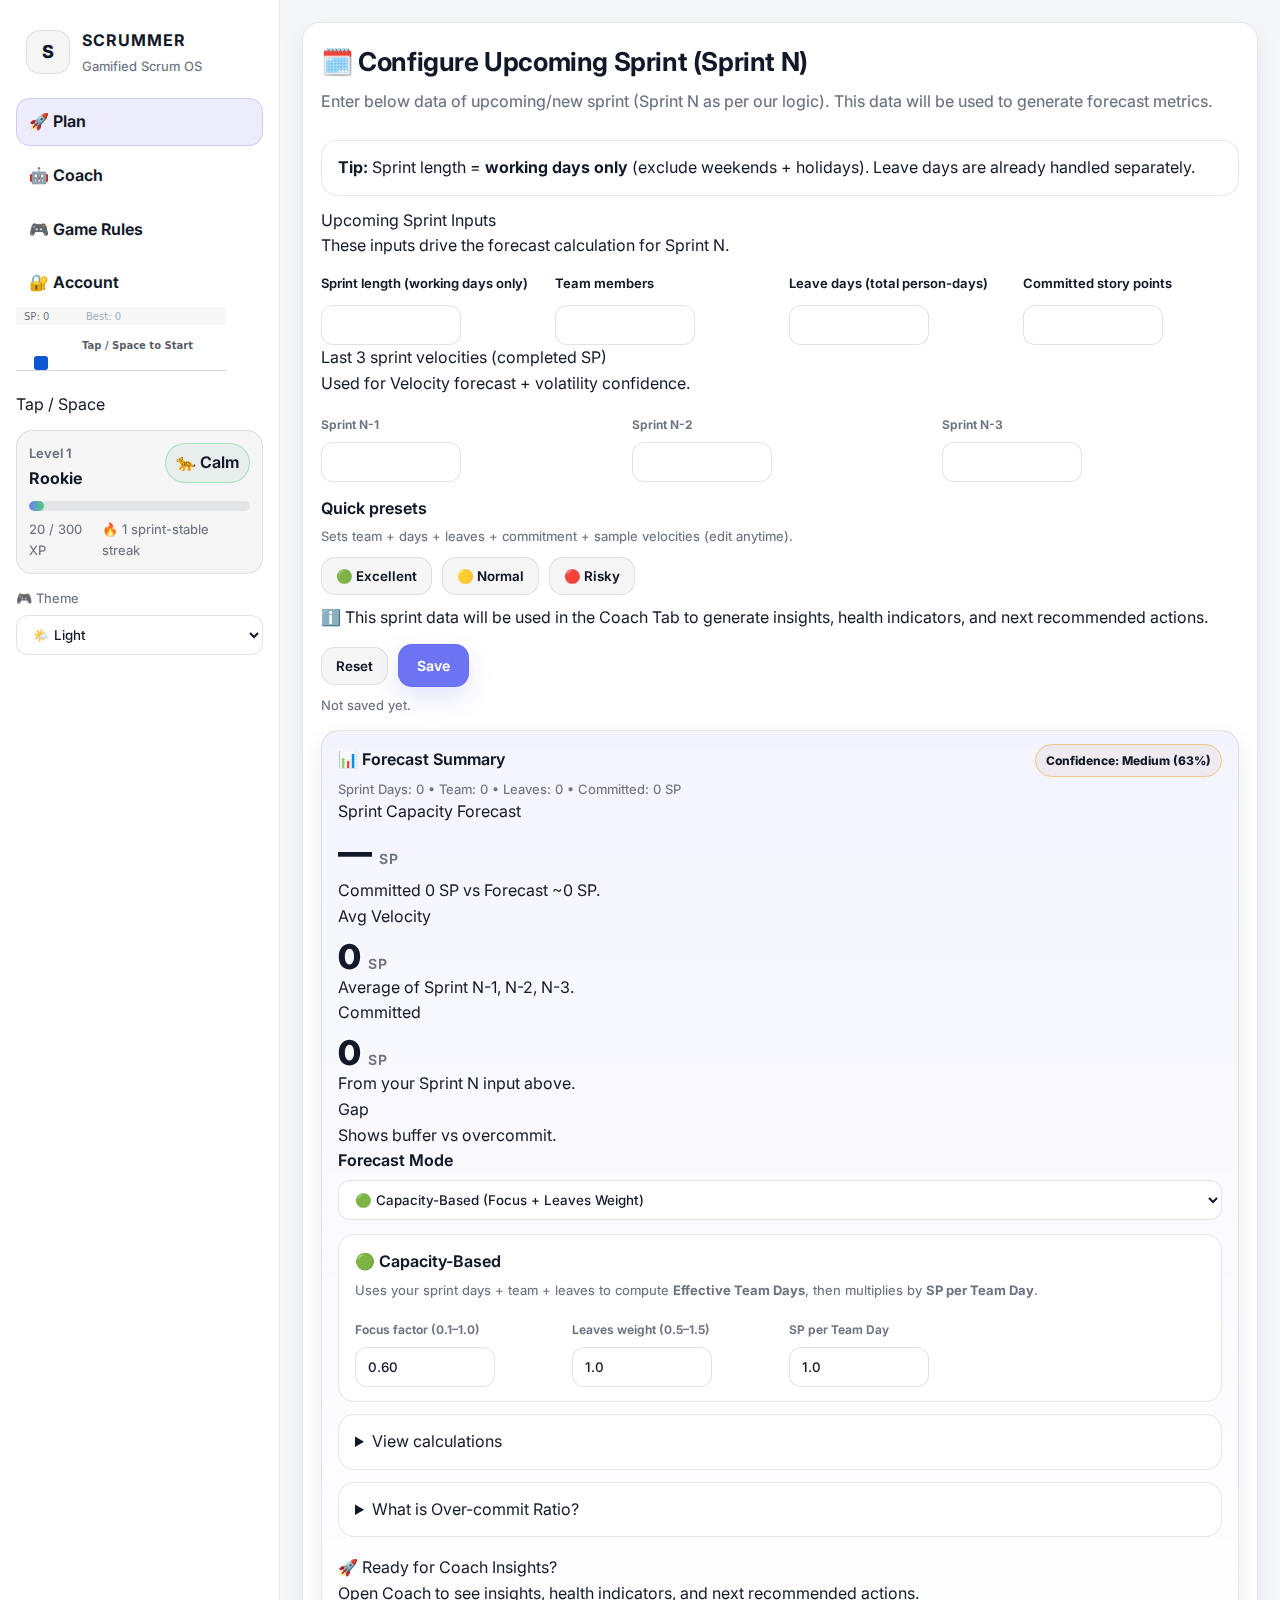
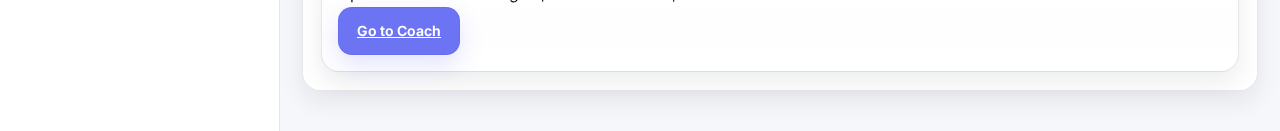
<file: index.html>
<!DOCTYPE html>
<html data-theme="light" lang="en">
<head>
<meta charset="utf-8" />
<meta content="width=device-width,initial-scale=1" name="viewport" />
<title>Scrummer — Plan</title>

<link href="css/style.css?v=11" rel="stylesheet" />
<link href="css/style.css?v=13" rel="stylesheet" />
<link href="https://fonts.googleapis.com/css2?family=Inter:wght@400;500;600;700&display=swap" rel="stylesheet"/>

<style>
.planWrap{ max-width: 980px; }

.splitHeader{
display:flex;
justify-content:space-between;
align-items:flex-end;
gap:12px;
flex-wrap:wrap;
margin-bottom: 10px;
}

.forecastCard{
margin-top: 14px;
border: 1px solid var(--border);
border-radius: var(--radius);
background:
linear-gradient(180deg, color-mix(in oklab, var(--accent) 7%, transparent), transparent),
var(--bg-panel);
padding: 16px;
box-shadow: var(--shadow-soft);
}

.forecastTop{
display:flex;
justify-content:space-between;
align-items:flex-start;
gap:12px;
flex-wrap:wrap;
}

.forecastNumber{
font-size: 34px;
font-weight: 850;
letter-spacing: -0.6px;
line-height: 1.1;
display:flex;
align-items:baseline;
gap:8px;
flex-wrap:wrap;
}
.forecastNumber .unit{
font-size: 14px;
font-weight: 650;
color: var(--text-muted);
letter-spacing: 0.1px;
}

.metaLine{
display:flex;
gap:10px;
flex-wrap:wrap;
align-items:center;
margin-top: 10px;
color: var(--text-muted);
font-weight: 500;
}

.deltaPill{
padding: 6px 10px;
border-radius: 999px;
border: 1px solid var(--border);
background: var(--bg-soft);
overflow-wrap: anywhere;
font-weight: 750;
font-size: 12px;

/* Allow long pill text (e.g., Over-commit ratio) to wrap instead of clipping */
white-space: normal;
overflow-wrap: anywhere;
word-break: break-word;
max-width: 100%;
display: inline-block;
}
.deltaPill.good{
border-color: rgba(34,197,94,.45);
background: color-mix(in oklab, var(--bg-soft) 65%, rgba(34,197,94,.10));
}
.deltaPill.bad{
border-color: rgba(239,68,68,.55);
background: color-mix(in oklab, var(--bg-soft) 65%, rgba(239,68,68,.12));
}

.warnCard{
border-left: 4px solid rgba(239,68,68,.55);
display:none;
margin-top: 12px;
}

.formulaBlock{
margin-top: 14px;
}

.helperRow{
display:flex;
gap:14px;
flex-wrap:wrap;
align-items:flex-start;
margin-top: 10px;
}
.helperRow .info-banner{ flex: 1; min-width: 260px; }


/* --- HOTFIX: Gap pills should wrap within the tile --- */
.deltaRow{
display:flex;
flex-wrap:wrap;
gap:8px;
align-items:flex-start;
}
#forecast_overcommit, #overcommitPill{
max-width: 100%;
white-space: normal !important;
overflow-wrap: anywhere !important;
word-break: break-word;
}

</style>
</head>

<body data-page="plan">
<div class="appShell">

<aside class="sideNav">
<div class="sideBrand">
<div class="brandMark"><span>S</span></div>
<div>
<div class="brandName">SCRUMMER</div>
<div class="brandTag">Gamified Scrum OS</div>
</div>
</div>

<nav class="nav">
<a class="navlink active" href="index.html">🚀 Plan</a>
<a class="navlink" href="coach.html">🤖 Coach</a>
<a class="navlink" href="Gamerules.html">🎮 Game Rules</a>
<a class="navlink" href="accounts.html">🔐 Account</a>
</nav>

<!-- 🎮 Mini Runner Game -->
<div class="mini-game-container">
<canvas id="gameCanvas" width="210" height="78"></canvas>
<div class="game-hint">Tap / Space</div>
</div>

<div class="xpWidget">
<div class="xpTop">
<div>
<div class="lvl" id="xpLevel">Level 1</div>
<div class="title" id="xpTitle">Rookie</div>
</div>
<div id="moodBadge">🐆 Calm</div>
</div>
<div class="xpBar"><div class="xpFill" id="xpFill"></div></div>
<div class="xpMeta">
<span id="xpText">0 / 300 XP</span>
<span id="streakText">🧊 streak reset</span>
</div>
</div>

<div style="margin-top:14px;">
<div class="mutedText" style="margin-bottom:6px;">🎮 Theme</div>
<div class="inputWrap">
<select class="fun-input" id="themeSelect">
<option value="light">🌤️ Light</option>
<option value="mint">🍃 Mint Arcade</option>
<option value="neon">⚡ Neon Arena</option>
<option value="retro">🎲 Retro Arcade</option>
</select>
</div>
</div>
</aside>

<main class="main">
<div class="planWrap">

<section class="sectionCard">
<div class="splitHeader">
<div>
<h1 class="sectionTitle">🗓️ Configure Upcoming Sprint (Sprint N)</h1>
<p class="sectionSub">Enter below data of upcoming/new sprint (Sprint N as per our logic). This data will be used to generate forecast metrics.</p>
</div>
</div>

<div class="info-banner">
<strong>Tip:</strong> Sprint length = <b>working days only</b> (exclude weekends + holidays). Leave days are already handled separately.
</div>

<div style="margin-top:12px;">
<!-- Combined input box with inset divider (doesn't touch the outer border) -->
<div class="inputComboCard twoCol">
<!-- Section 1: Upcoming Sprint -->
<div class="inputSection">
<div class="miniHeader">
<div class="miniTitle">Upcoming Sprint Inputs</div>
<div class="miniSub">These inputs drive the forecast calculation for Sprint N.</div>
</div>
<div class="fieldGrid fieldGrid-even fieldStack">
<div>
<div class="kvKey">Sprint length (working days only)</div>
<div class="inputWrap">
<input class="fun-input numSm" id="setup_sprintDays" type="number" min="0" max="999" step="1" inputmode="numeric" />
</div>
</div>

<div>
<div class="kvKey">Team members</div>
<div class="inputWrap">
<input class="fun-input numSm" id="setup_teamMembers" type="number" min="0" max="999" step="1" inputmode="numeric" />
</div>
</div>

<div>
<div class="kvKey">Leave days (total person-days)</div>
<div class="inputWrap">
<input class="fun-input numSm" id="setup_leaveDays" type="number" min="0" max="999" step="1" inputmode="numeric" />
</div>
</div>

<div>
<div class="kvKey">Committed story points</div>
<div class="inputWrap">
<input class="fun-input numSm" id="setup_committedSP" type="number" min="0" max="999" step="1" inputmode="numeric" />
</div>
</div>
</div>
</div>

<div class="verticalDivider" aria-hidden="true"></div>

<!-- Section 2: Past 3 sprints velocities -->
<div class="inputSection">
<div class="miniHeader">
<div class="miniTitle">Last 3 sprint velocities (completed SP)</div>
<div class="miniSub">Used for Velocity forecast + volatility confidence.</div>
</div>
<div class="velocityRow velStack" style="margin-top:10px;">
<div class="velItem">
<div class="velLabel">Sprint N-1</div>
<div class="inputWrap">
<input class="fun-input numSm" id="setup_v1" type="number" min="0" max="999" step="1" inputmode="numeric" />
</div>
</div>
<div class="velItem">
<div class="velLabel">Sprint N-2</div>
<div class="inputWrap">
<input class="fun-input numSm" id="setup_v2" type="number" min="0" max="999" step="1" inputmode="numeric" />
</div>
</div>
<div class="velItem">
<div class="velLabel">Sprint N-3</div>
<div class="inputWrap">
<input class="fun-input numSm" id="setup_v3" type="number" min="0" max="999" step="1" inputmode="numeric" />
</div>
</div>
</div>
</div>
</div>

<!-- Presets -->
<div style="margin-top:14px;">
<div class="kvKey" style="margin-bottom:6px;">Quick presets</div>
<div class="mutedText" style="margin-top:-2px;">Sets team + days + leaves + commitment + sample velocities (edit anytime).</div>
<div class="btnRow" style="margin-top:10px;">
<button class="btnGhost" id="setup_presetExcellent" type="button">🟢 Excellent</button>
<button class="btnGhost" id="setup_presetNormal" type="button">🟡 Normal</button>
<button class="btnGhost" id="setup_presetRisky" type="button">🔴 Risky</button>
</div>
</div>

<!-- Save button under presets -->
  <div class="coachNote" role="note" style="margin-top:10px;">
<span class="coachNoteIcon">ℹ️</span>
<span>This sprint data will be used in the Coach Tab to generate insights, health indicators, and next recommended actions.</span>
</div>
<div style="margin-top:14px;">
<div class="btnRow btnRow-right">
<button class="btnGhost" id="setup_resetBtn" type="button">Reset</button>
<button class="btnStage btnStage-next" id="setup_saveBtn" type="button">Save</button>
</div>
<div class="mutedText" id="setup_saveStatus" style="margin-top:8px;">Not saved yet.</div>


</div>

<div class="info-banner" id="setup_toast" style="display:none; margin-top:14px; border-left:4px solid color-mix(in oklab, var(--accent) 55%, transparent);">
—
</div>

<!-- ================= FORECAST ================= -->
<div class="forecastCard" id="forecastCard">
<div class="forecastTop">
<div>
<div class="kvKey">📊 Forecast Summary</div>
<div class="mutedText" id="forecast_setupSummary" style="margin-top:6px;">—</div>
</div>

<div class="rightPills">
<span class="badge" id="confidenceBadge">Confidence: —</span>
<span class="deltaPill" id="overcommitPill" style="display:none;">—</span>
</div>
</div>

<!-- Result tiles (data first) -->
<div class="forecastGrid">

<div class="forecastTile">
<div class="tileLabel">Sprint Capacity Forecast</div>
<div class="forecastNumber neonFx" style="margin-top:8px;">
<span id="capacityForecastMirror" class="forecastValue">—</span>
<span class="unit">SP</span>
</div>
<div class="tileSub" id="forecast_detailLine" style="margin-top:8px;">—</div>
</div>


<div class="forecastTile">
<div class="tileLabel">Avg Velocity</div>
<div class="forecastNumber neonFx" style="margin-top:8px;">
<span id="avgVelocityMirror">—</span> 
<span class="unit">SP</span>
</div>
<div class="tileSub">Average of Sprint N-1, N-2, N-3.</div>
</div>

<div class="forecastTile">
<div class="tileLabel">Committed</div>
<div class="forecastNumber neonFx" style="margin-top:8px;">
<span id="committedMirror">—</span> <span class="unit">SP</span></div>
<div class="tileSub">From your Sprint N input above.</div>
</div>

<div class="forecastTile">
<div class="tileLabel">Gap</div>
<div class="deltaRow">
<span id="forecast_delta" class="deltaPill" style="display:none;">—</span>
<span id="forecast_overcommit" class="deltaPill deltaPill--wrap" style="display:none;">—</span></div>
<div class="tileSub">Shows buffer vs overcommit.</div>
</div>

</div>



<!-- Forecast settings (kept, but visually secondary) -->
<div class="calcWrap">
<div class="calcHead">
<div class="kvKey">Forecast Mode</div>
<div class="inputWrap" style="min-width:260px;">
<select class="fun-input" id="forecast_forecastMode">
<option value="velocity">🔵 Velocity-Based (Avg of last 3)</option>
<option selected value="capacity">🟢 Capacity-Based (Focus + Leaves Weight)</option>
</select>
</div>
</div>

<!---- <div class="info-banner" id="forecast_formulaVelocity" style="display:none; margin-top:12px;">
<div class="kvKey">📘 Velocity Formula</div>
<div class="mutedText" style="margin-top:6px;">(Sprint N-1 + Sprint N-2 + Sprint N-3) / 3</div>
</div> --->

<!-- Velocity Mode -->
<div class="info-banner" id="forecast_velocityBox" style="margin-top:14px; display:none;">
<div class="kvKey">🔵 Velocity-Based</div>
<div class="mutedText" style="margin-top:6px;">Formula: (N-1 + N-2 + N-3) / 3</div>

<div class="toggleRow" style="margin-top:10px;">
<input id="forecast_velOverride" type="checkbox" />
<label for="forecast_velOverride">Override velocities (otherwise uses setup)</label>
</div>

<div class="velocityRow" style="margin-top:10px;">
<div class="velItem">
<div class="velLabel">Sprint N-1</div>
<div class="inputWrap">
<input class="fun-input numSm" id="forecast_velN1" type="number" min="0" max="999" step="1" inputmode="numeric" disabled />
</div>
</div>
<div class="velItem">
<div class="velLabel">Sprint N-2</div>
<div class="inputWrap">
<input class="fun-input numSm" id="forecast_velN2" type="number" min="0" max="999" step="1" inputmode="numeric" disabled />
</div>
</div>
<div class="velItem">
<div class="velLabel">Sprint N-3</div>
<div class="inputWrap">
<input class="fun-input numSm" id="forecast_velN3" type="number" min="0" max="999" step="1" inputmode="numeric" disabled />
</div>
</div>
</div>
</div>

<!-- Capacity Mode -->
<div class="info-banner" id="forecast_capacityBox" style="margin-top:14px;">
<div class="kvKey">🟢 Capacity-Based</div>
<div class="mutedText" style="margin-top:6px;">
Uses your sprint days + team + leaves to compute <b>Effective Team Days</b>, then multiplies by <b>SP per Team Day</b>.
</div>

<div class="fieldGrid fieldGrid-even" style="margin-top:10px;">
<div>
<div class="velLabel">Focus factor (0.1–1.0)</div>
<div class="inputWrap">
<input class="fun-input numSm" id="forecast_focusFactor" type="number" min="0.1" max="1" step="0.05" inputmode="decimal" value="0.60" />
</div>
</div>

<div>
<div class="velLabel">Leaves weight (0.5–1.5)</div>
<div class="inputWrap">
<input class="fun-input numSm" id="forecast_leaveWeight" type="number" min="0.5" max="1.5" step="0.1" inputmode="decimal" value="1.0" />
</div>
</div>

<div>
<div class="velLabel">SP per Team Day</div>
<div class="inputWrap">
<input class="fun-input numSm" id="forecast_spPerDay" type="number" min="0" max="999" step="0.1" inputmode="decimal" value="1.0" />
</div>
</div>
</div>

</div>

<!-- Calculations (kept outside tiles like "What is Over-commit Ratio?") -->
<details class="info-banner" style="margin-top:12px;">
<summary>View calculations</summary>
<div class="calcBody">
<div id="forecast_formulaActual">—</div>
<div class="mutedText" id="capacity_liveValues" style="margin-top:10px;">—</div>
</div>
</details>

<!-- Calculations  of  "What is Over-commit Ratio?") -->
<details class="info-banner" style="margin-top:12px;">
<summary>What is Over-commit Ratio?</summary>
<div class="calcBody">
<b>Over-commit Ratio = Committed SP ÷ Forecast SP</b><br/>
If ratio &gt; 1 → you're committing more than forecast (risk). If &lt; 1 → buffer.
</div>
</details>

<div class="info-banner warnCard" id="forecast_warnBox">
<div class="kvKey">⚠ Fix inputs</div>
<div id="forecast_warnText" class="mutedText" style="margin-top:6px;"></div>
</div>

<div class="bottomCTA" style="margin-top:18px;">
<div>
<div class="miniTitle">🚀 Ready for Coach Insights?</div>
<div class="miniSub">Open Coach to see insights, health indicators, and next recommended actions.</div>
</div>
<a class="btnStage btnStage-next" href="coach.html">Go to Coach</a>
</div>
</div>
</div>
<!-- /forecast -->
</div>
</section>

</div>
</main>
</div>

<script src="js/theme.js"></script>
<script src="js/xp.js"></script>
<script src="js/plan.js"></script>
<script src="js/minigame.js"></script>
</body>
</html>
</file>
<file: css/style.css>
/* =========================================================
   SCRUMMER — style.css (FULL, UPDATED v11)
   Adds:
   - Neon electric glow ⚡
   - Retro pixelated focus 🎲
   - XP sparkle burst on Save 😄
   - Neon crackle behind forecast number + optional digit glow
   ========================================================= */

/* =======================
   BASE TOKENS (LIGHT)
   ======================= */
:root{
  --font-ui: "Inter", system-ui, -apple-system, Segoe UI, Roboto, Helvetica, Arial, sans-serif;

  --bg-app: #f6f7fb;
  --bg-panel: #ffffff;
  --bg-soft: rgba(17,24,39,0.04);

  --text-main: #111827;
  --text-muted: #6b7280;
  --text-soft: #94a3b8;

  --border: rgba(17,24,39,0.10);
  --border-strong: rgba(17,24,39,0.14);

  --shadow: 0 16px 40px rgba(17,24,39,0.10);
  --shadow-soft: 0 10px 24px rgba(17,24,39,0.08);

  --radius: 18px;

  --accent: #6366f1;
  --accent-2: #22c55e;

  --input-bg: #ffffff;
  --input-border: rgba(17,24,39,0.12);
  --input-focus: rgba(99,102,241,0.25);

  /* FX helpers */
  --glow-strong: 0 0 18px color-mix(in oklab, var(--accent) 35%, transparent);
  --glow-soft: 0 0 10px color-mix(in oklab, var(--accent) 22%, transparent);
  --pixel-shadow: 2px 2px 0 rgba(0,0,0,0.35);
}

/* =======================
   RESET / BASE
   ======================= */
*{ box-sizing:border-box; }
html, body{ height:100%; }

body,
button, input, textarea, select{
  font-family: var(--font-ui) !important;
}

body{
  margin:0;
  color: var(--text-main);
  background: var(--bg-app);
  line-height: 1.6;
  -webkit-font-smoothing: antialiased;
  -moz-osx-font-smoothing: grayscale;
}

.sectionTitle{
  font-size: 26px;
  font-weight: 700;
  letter-spacing: -0.4px;
  margin: 0;
}
.sectionSub{
  margin-top: 6px;
  color: var(--text-muted);
  font-weight: 450;
}

.kvKey{
  font-weight: 650;
  color: var(--text-main);
  margin-bottom: 6px;
}
.mutedText{
  font-size: 13px;
  font-weight: 450;
  color: var(--text-muted);
}

/* =======================
   LAYOUT
   ======================= */
.appShell{
  display:grid;
  grid-template-columns: 280px 1fr;
  min-height: 100vh;
}
@media (max-width: 980px){
  .appShell{ grid-template-columns: 1fr; }
  .sideNav{ position: sticky; top:0; z-index: 10; }
}

.sideNav{
  padding: 18px 16px;
  border-right: 1px solid var(--border);
  background: var(--bg-panel);
}
.main{ padding: 22px 22px 40px; }

.sectionCard{
  background: var(--bg-panel);
  border: 1px solid var(--border);
  border-radius: var(--radius);
  padding: 18px;
  box-shadow: var(--shadow-soft);
}

/* =======================
   SIDEBAR BRAND / NAV
   ======================= */
.sideBrand{
  display:flex;
  gap: 12px;
  align-items:center;
  padding: 10px 10px 16px;
}
.brandMark{
  width: 44px;
  height: 44px;
  border-radius: 14px;
  display:grid;
  place-items:center;
  background: var(--bg-soft);
  border: 1px solid var(--border);
  font-size: 18px;
  font-weight: 800;
}
.brandName{
  font-weight: 700;
  letter-spacing: 0.06em;
}
.brandTag{
  color: var(--text-muted);
  font-weight: 450;
  font-size: 13px;
  margin-top: 2px;
}

.nav{
  display:flex;
  flex-direction:column;
  gap: 6px;
  margin-top: 6px;
}
.navlink{
  padding: 10px 12px;
  border-radius: 14px;
  border: 1px solid transparent;
  text-decoration:none;
  color: var(--text-main);
  background: transparent;
  font-weight: 650;
  transition: transform .12s ease, background .12s ease, border-color .12s ease, box-shadow .12s ease;
}
.navlink:hover{
  transform: translateY(-1px);
  background: var(--bg-soft);
  border-color: var(--border);
}
.navlink.active{
  background: color-mix(in oklab, var(--accent) 12%, transparent);
  border-color: color-mix(in oklab, var(--accent) 24%, transparent);
}

/* Neon: active nav electric */
:root[data-theme="neon"] .navlink.active{
  box-shadow: var(--glow-soft);
}

/* =======================
   XP WIDGET
   ======================= */
.xpWidget{
  margin-top: 12px;
  padding: 12px;
  border-radius: 16px;
  border: 1px solid var(--border);
  background: var(--bg-soft);
  position: relative;
  overflow: hidden;
}
.xpTop{
  display:flex;
  justify-content:space-between;
  align-items:flex-start;
  gap: 10px;
}
.lvl{ font-weight: 650; font-size: 13px; color: var(--text-muted); }
.title{ font-weight: 700; margin-top: 2px; }

#moodBadge{
  padding: 6px 10px;
  border-radius: 999px;
  border: 1px solid var(--border);
  background: rgba(255,255,255,0.04);
  font-weight: 650;
  white-space: nowrap;
}
.xpBar{
  height: 10px;
  margin-top: 10px;
  border-radius: 999px;
  background: rgba(17,24,39,0.08);
  overflow:hidden;
}
.xpFill{
  height: 100%;
  width: 0%;
  border-radius: 999px;
  background: linear-gradient(90deg,
    color-mix(in oklab, var(--accent) 90%, white),
    color-mix(in oklab, var(--accent-2) 90%, white));
}
.xpMeta{
  margin-top: 8px;
  display:flex;
  justify-content:space-between;
  color: var(--text-muted);
  font-weight: 450;
  font-size: 13px;
}

/* ✅ XP Sparkle burst */
.xpWidget.xp-sparkle::before,
.xpWidget.xp-sparkle::after{
  content:"";
  position:absolute;
  inset:-40px;
  background:
    radial-gradient(circle at 30% 40%, rgba(255,255,255,0.7) 0 2px, transparent 3px),
    radial-gradient(circle at 70% 35%, rgba(255,255,255,0.7) 0 2px, transparent 3px),
    radial-gradient(circle at 55% 70%, rgba(255,255,255,0.7) 0 2px, transparent 3px),
    radial-gradient(circle at 20% 75%, rgba(255,255,255,0.7) 0 2px, transparent 3px);
  opacity: 0;
  transform: scale(0.98);
  animation: sparkleBurst 520ms ease;
  pointer-events:none;
}
.xpWidget.xp-sparkle::after{
  background:
    radial-gradient(circle at 40% 30%, color-mix(in oklab, var(--accent) 65%, white) 0 2px, transparent 3px),
    radial-gradient(circle at 80% 60%, color-mix(in oklab, var(--accent-2) 65%, white) 0 2px, transparent 3px),
    radial-gradient(circle at 15% 55%, color-mix(in oklab, var(--accent) 65%, white) 0 2px, transparent 3px);
  animation-duration: 620ms;
}
@keyframes sparkleBurst{
  0%{ opacity:0; transform: scale(0.98); }
  25%{ opacity:0.9; transform: scale(1.02); }
  100%{ opacity:0; transform: scale(1.03); }
}

/* =======================
   CARDS
   ======================= */
.info-banner{
  padding: 14px 16px;
  border-radius: 16px;
  border: 1px solid var(--border);
  background: var(--bg-panel);
}

/* =======================
   BUTTONS
   ======================= */
.btnRow{
  display:flex;
  gap: 10px;
  flex-wrap:wrap;
  align-items:center;
}
.btnGhost{
  border-radius: 14px;
  padding: 10px 14px;
  font-weight: 650;
  cursor:pointer;
  border: 1px solid var(--border);
  background: var(--bg-soft);
  color: var(--text-main);
  transition: transform .12s ease, filter .12s ease, box-shadow .12s ease;
}
.btnGhost:hover{ transform: translateY(-1px); }

.btnStage{
  padding: 12px 18px;
  border-radius: 14px;
  font-weight: 650;
  font-size: 14px;
  border: 1px solid transparent;
  cursor: pointer;
  display:inline-flex;
  align-items:center;
  justify-content:center;
  gap:10px;
  transition: transform .12s ease, filter .12s ease, box-shadow .12s ease;
  user-select:none;
}
.btnStage:hover{ transform: translateY(-1px); }
.btnStage-next{
  background: color-mix(in oklab, var(--accent) 92%, white);
  border-color: color-mix(in oklab, var(--accent) 55%, transparent);
  color:#fff;
  box-shadow: 0 10px 24px color-mix(in oklab, var(--accent) 18%, transparent);
}
.btnStage-next:hover{ filter: brightness(1.05); }

/* Neon: button electric glow */
:root[data-theme="neon"] .btnStage-next{
  box-shadow:
    0 10px 26px color-mix(in oklab, var(--accent) 22%, transparent),
    var(--glow-strong);
}
:root[data-theme="neon"] .btnGhost:hover{
  box-shadow: var(--glow-soft);
}

/* =======================
   INPUTS
   ======================= */
.fun-input{
  width: 100%;
  height: 40px;
  padding: 0 12px;
  border-radius: 12px;
  border: 1px solid var(--input-border);
  background: var(--input-bg);
  color: var(--text-main);
  font-weight: 500;
  outline: none;
  transition: box-shadow 0.2s ease, border-color 0.2s ease, transform 0.15s ease, filter .2s ease;
}
.fun-input:focus{
  border-color: color-mix(in oklab, var(--accent) 55%, transparent);
  box-shadow: 0 0 0 4px var(--input-focus);
  transform: translateY(-1px);
}

/* compact vibe but aligned */
.fun-input.numSm{
  width: 100% !important;
  max-width: 140px;
}

/* =======================
   RELIABLE UNDERLINE GLOW
   ======================= */
.inputWrap{
  position: relative;
  width: 100%;
}
.inputWrap::after{
  content: "";
  position: absolute;
  left: 10px;
  right: 10px;
  bottom: 6px;
  height: 2px;
  background: linear-gradient(90deg,
    color-mix(in oklab, var(--accent) 88%, white),
    color-mix(in oklab, var(--accent-2) 80%, white)
  );
  transform: scaleX(0);
  transform-origin: left;
  transition: transform 0.22s ease, filter .2s ease, opacity .2s ease;
  border-radius: 2px;
  pointer-events: none;
  opacity: 0.92;
  filter: drop-shadow(0 0 8px color-mix(in oklab, var(--accent) 35%, transparent));
}
.inputWrap:focus-within::after{ transform: scaleX(1); }

/* ⚡ Neon: electric underline flicker */
:root[data-theme="neon"] .inputWrap::after{
  opacity: 1;
  filter:
    drop-shadow(0 0 10px color-mix(in oklab, var(--accent) 55%, transparent))
    drop-shadow(0 0 18px color-mix(in oklab, var(--accent) 35%, transparent));
}
:root[data-theme="neon"] .inputWrap:focus-within::after{
  animation: neonPulse 880ms ease-in-out infinite;
}
@keyframes neonPulse{
  0%,100%{ filter: drop-shadow(0 0 10px color-mix(in oklab, var(--accent) 55%, transparent)); }
  50%{ filter: drop-shadow(0 0 18px color-mix(in oklab, var(--accent) 70%, transparent)); }
}
:root[data-theme="neon"] .fun-input:focus{
  box-shadow:
    0 0 0 4px color-mix(in oklab, var(--accent) 26%, transparent),
    0 0 22px color-mix(in oklab, var(--accent) 24%, transparent);
}

/* 🎲 Retro: pixel focus */
:root[data-theme="retro"] .fun-input{
  border-radius: 10px;
}
:root[data-theme="retro"] .fun-input:focus{
  box-shadow:
    0 0 0 3px color-mix(in oklab, var(--accent) 28%, transparent),
    var(--pixel-shadow);
  transform: translateY(0);
}
:root[data-theme="retro"] .inputWrap::after{
  height: 3px;
  border-radius: 0;
  background:
    repeating-linear-gradient(90deg,
      color-mix(in oklab, var(--accent) 70%, white) 0 6px,
      color-mix(in oklab, var(--accent-2) 70%, white) 6px 12px);
  image-rendering: pixelated;
  filter: none;
  opacity: 0.95;
}
:root[data-theme="retro"] .inputWrap:focus-within::after{
  animation: pixelBlink 420ms steps(2,end) infinite;
}
@keyframes pixelBlink{
  0%{ opacity: 1; }
  50%{ opacity: 0.55; }
  100%{ opacity: 1; }
}

/* =======================
   ✅ EVEN GRID (NO JUMP)
   ======================= */
.fieldGrid.fieldGrid-even{
  display: grid;
  grid-template-columns: repeat(4, minmax(0, 1fr));
  gap: 18px;
  align-items: start;
}
.fieldGrid.fieldGrid-even > div{
  display:flex;
  flex-direction:column;
  gap: 8px;
}
.fieldGrid.fieldGrid-even .kvKey{
  font-size: 13px;
  line-height: 1.25;
  min-height: 32px;
  display:flex;
  align-items:flex-end;
}

/* Velocity row aligned */
.velocityRow{
  display: grid;
  grid-template-columns: repeat(3, minmax(0, 1fr));
  gap: 14px;
  align-items: end;
}
.velItem{ display:flex; flex-direction:column; gap: 8px; }
.velLabel{
  font-size: 12px;
  font-weight: 650;
  color: var(--text-muted);
  min-height: 28px;
  display:flex;
  align-items:flex-end;
}

/* responsive */
@media (max-width: 980px){
  .fieldGrid.fieldGrid-even{ grid-template-columns: repeat(2, minmax(0, 1fr)); }
  .fun-input.numSm{ max-width: 100%; }
}
@media (max-width: 520px){
  .fieldGrid.fieldGrid-even{ grid-template-columns: 1fr; }
  .velocityRow{ grid-template-columns: 1fr; }
}

/* =======================
   BADGES + ANIMATION
   ======================= */
.badge{
  padding: 8px 10px;
  border-radius: 999px;
  border: 1px solid var(--border);
  background: var(--bg-soft);
  font-weight: 800;
  font-size: 12px;
  white-space: nowrap;
}
.badge-high{
  border-color: rgba(34,197,94,.45);
  background: color-mix(in oklab, var(--bg-soft) 65%, rgba(34,197,94,.12));
}
.badge-med{
  border-color: rgba(245,158,11,.45);
  background: color-mix(in oklab, var(--bg-soft) 65%, rgba(245,158,11,.14));
}
.badge-low{
  border-color: rgba(239,68,68,.45);
  background: color-mix(in oklab, var(--bg-soft) 65%, rgba(239,68,68,.14));
}

.num-bump{ animation: numBump .52s ease; }
@keyframes numBump{
  0%{ transform: translateY(0) scale(1); }
  35%{ transform: translateY(-2px) scale(1.04); }
  100%{ transform: translateY(0) scale(1); }
}

.overcommit{
  border-color: rgba(239,68,68,.55) !important;
  box-shadow: 0 14px 34px rgba(239,68,68,.12);
}

/* =======================
   THEME DROPDOWN FIX
   ======================= */
#themeSelect{
  color: var(--text-main);
  background: var(--input-bg);
  border: 1px solid var(--input-border);
}
:root[data-theme="neon"] #themeSelect{
  background: #1d1d34;
  color: rgba(255,255,255,0.92);
}
:root[data-theme="retro"] #themeSelect{
  background: #241a40;
  color: rgba(255,242,255,0.93);
}
:root[data-theme="neon"] #themeSelect option{
  background: #1d1d34;
  color: #ffffff;
}
:root[data-theme="retro"] #themeSelect option{
  background: #241a40;
  color: #ffffff;
}
:root[data-theme="mint"] #themeSelect option{
  background: #ffffff;
  color: #0f172a;
}

/* =======================
   NEON FORECAST FX (optional + crackle)
   Works with: <div class="forecastNumber neonFx">
   ======================= */
:root[data-theme="neon"] .forecastNumber.neonFx{
  position: relative;
  isolation: isolate;
}

/* crackle streak layer */
:root[data-theme="neon"] .forecastNumber.neonFx::before{
  content:"";
  position:absolute;
  left:-10px;
  right:-10px;
  top: 50%;
  height: 26px;
  transform: translateY(-50%);
  z-index: -1;

  background:
    linear-gradient(90deg,
      transparent 0%,
      rgba(34,211,238,0.00) 18%,
      rgba(34,211,238,0.25) 40%,
      rgba(167,139,250,0.20) 55%,
      rgba(34,211,238,0.18) 70%,
      transparent 100%),
    repeating-linear-gradient(135deg,
      transparent 0 10px,
      rgba(34,211,238,0.18) 10px 11px,
      transparent 11px 18px),
    repeating-linear-gradient(-135deg,
      transparent 0 12px,
      rgba(167,139,250,0.14) 12px 13px,
      transparent 13px 22px);

  border-radius: 14px;
  filter:
    blur(0.2px)
    drop-shadow(0 0 10px rgba(34,211,238,0.25))
    drop-shadow(0 0 18px rgba(34,211,238,0.18));
  opacity: 0.65;

  animation: neonCrackle 1.6s ease-in-out infinite;
}

/* shimmer sweep */
:root[data-theme="neon"] .forecastNumber.neonFx::after{
  content:"";
  position:absolute;
  inset:-6px -12px;
  z-index: -1;
  background:
    radial-gradient(circle at 20% 50%, rgba(34,211,238,0.18), transparent 60%),
    radial-gradient(circle at 80% 50%, rgba(167,139,250,0.14), transparent 60%);
  border-radius: 18px;
  opacity: 0.55;
  animation: neonSweep 2.2s ease-in-out infinite;
}

@keyframes neonCrackle{
  0%   { opacity:0.45; transform: translateY(-50%) scaleX(0.98); }
  45%  { opacity:0.80; transform: translateY(-50%) scaleX(1.02); }
  100% { opacity:0.50; transform: translateY(-50%) scaleX(0.99); }
}
@keyframes neonSweep{
  0%   { opacity:0.35; filter: blur(0.0px); }
  50%  { opacity:0.70; filter: blur(0.2px); }
  100% { opacity:0.40; filter: blur(0.0px); }
}

/* ✅ Optional: digit glow */
:root[data-theme="neon"] #forecast_value{
  text-shadow:
    0 0 10px rgba(34,211,238,0.28),
    0 0 18px rgba(34,211,238,0.14);
}

/* respect reduced motion */
@media (prefers-reduced-motion: reduce){
  :root[data-theme="neon"] .forecastNumber.neonFx::before,
  :root[data-theme="neon"] .forecastNumber.neonFx::after{
    animation: none !important;
  }
}

/* =======================
   THEMES
   ======================= */
:root[data-theme="light"]{}

/* Mint Arcade */
:root[data-theme="mint"]{
  --bg-app:#f2fbf7;
  --bg-panel:#ffffff;
  --bg-soft:rgba(16,185,129,0.10);

  --text-main:#0f172a;
  --text-muted:#334155;
  --text-soft:#64748b;

  --border:rgba(16,185,129,0.22);
  --border-strong:rgba(16,185,129,0.30);

  --shadow:0 16px 40px rgba(15,23,42,0.08);
  --shadow-soft:0 10px 24px rgba(15,23,42,0.06);

  --accent:#10b981;
  --accent-2:#6366f1;

  --input-bg:#ffffff;
  --input-border:rgba(16,185,129,0.24);
  --input-focus:rgba(16,185,129,0.22);
}

/* Neon Arena */
:root[data-theme="neon"]{
  --bg-app:#141425;
  --bg-panel:#1d1d34;
  --bg-soft:rgba(255,255,255,0.08);

  --text-main:rgba(255,255,255,0.92);
  --text-muted:rgba(208,214,255,0.80);
  --text-soft:rgba(208,214,255,0.58);

  --border:rgba(129,140,248,0.30);
  --border-strong:rgba(129,140,248,0.36);

  --shadow:0 18px 44px rgba(0,0,0,0.45);
  --shadow-soft:0 12px 26px rgba(0,0,0,0.30);

  --accent:#22d3ee;
  --accent-2:#a78bfa;

  --input-bg:rgba(255,255,255,0.08);
  --input-border:rgba(255,255,255,0.16);
  --input-focus:rgba(34,211,238,0.22);

  --glow-strong: 0 0 22px rgba(34,211,238,0.40);
  --glow-soft: 0 0 14px rgba(34,211,238,0.26);
}

/* Retro Arcade */
:root[data-theme="retro"]{
  --bg-app:#1a1330;
  --bg-panel:#241a40;
  --bg-soft:rgba(255,255,255,0.08);

  --text-main:rgba(255,242,255,0.93);
  --text-muted:rgba(255,186,236,0.80);
  --text-soft:rgba(255,186,236,0.58);

  --border:rgba(244,114,182,0.30);
  --border-strong:rgba(244,114,182,0.36);

  --shadow:0 18px 44px rgba(0,0,0,0.45);
  --shadow-soft:0 12px 26px rgba(0,0,0,0.30);

  --accent:#f472b6;
  --accent-2:#facc15;

  --input-bg:rgba(255,255,255,0.08);
  --input-border:rgba(255,255,255,0.16);
  --input-focus:rgba(244,114,182,0.18);

  --pixel-shadow: 3px 3px 0 rgba(0,0,0,0.45);
}

/* Mood badge variants */
#moodBadge.mood-calm{
  border-color: rgba(34,197,94,.35);
  background: color-mix(in oklab, var(--bg-soft) 65%, rgba(34,197,94,.10));
}
#moodBadge.mood-alert{
  border-color: rgba(245,158,11,.45);
  background: color-mix(in oklab, var(--bg-soft) 65%, rgba(245,158,11,.12));
}
#moodBadge.mood-sprinting{
  border-color: rgba(239,68,68,.50);
  background: color-mix(in oklab, var(--bg-soft) 65%, rgba(239,68,68,.12));
}
</file>
